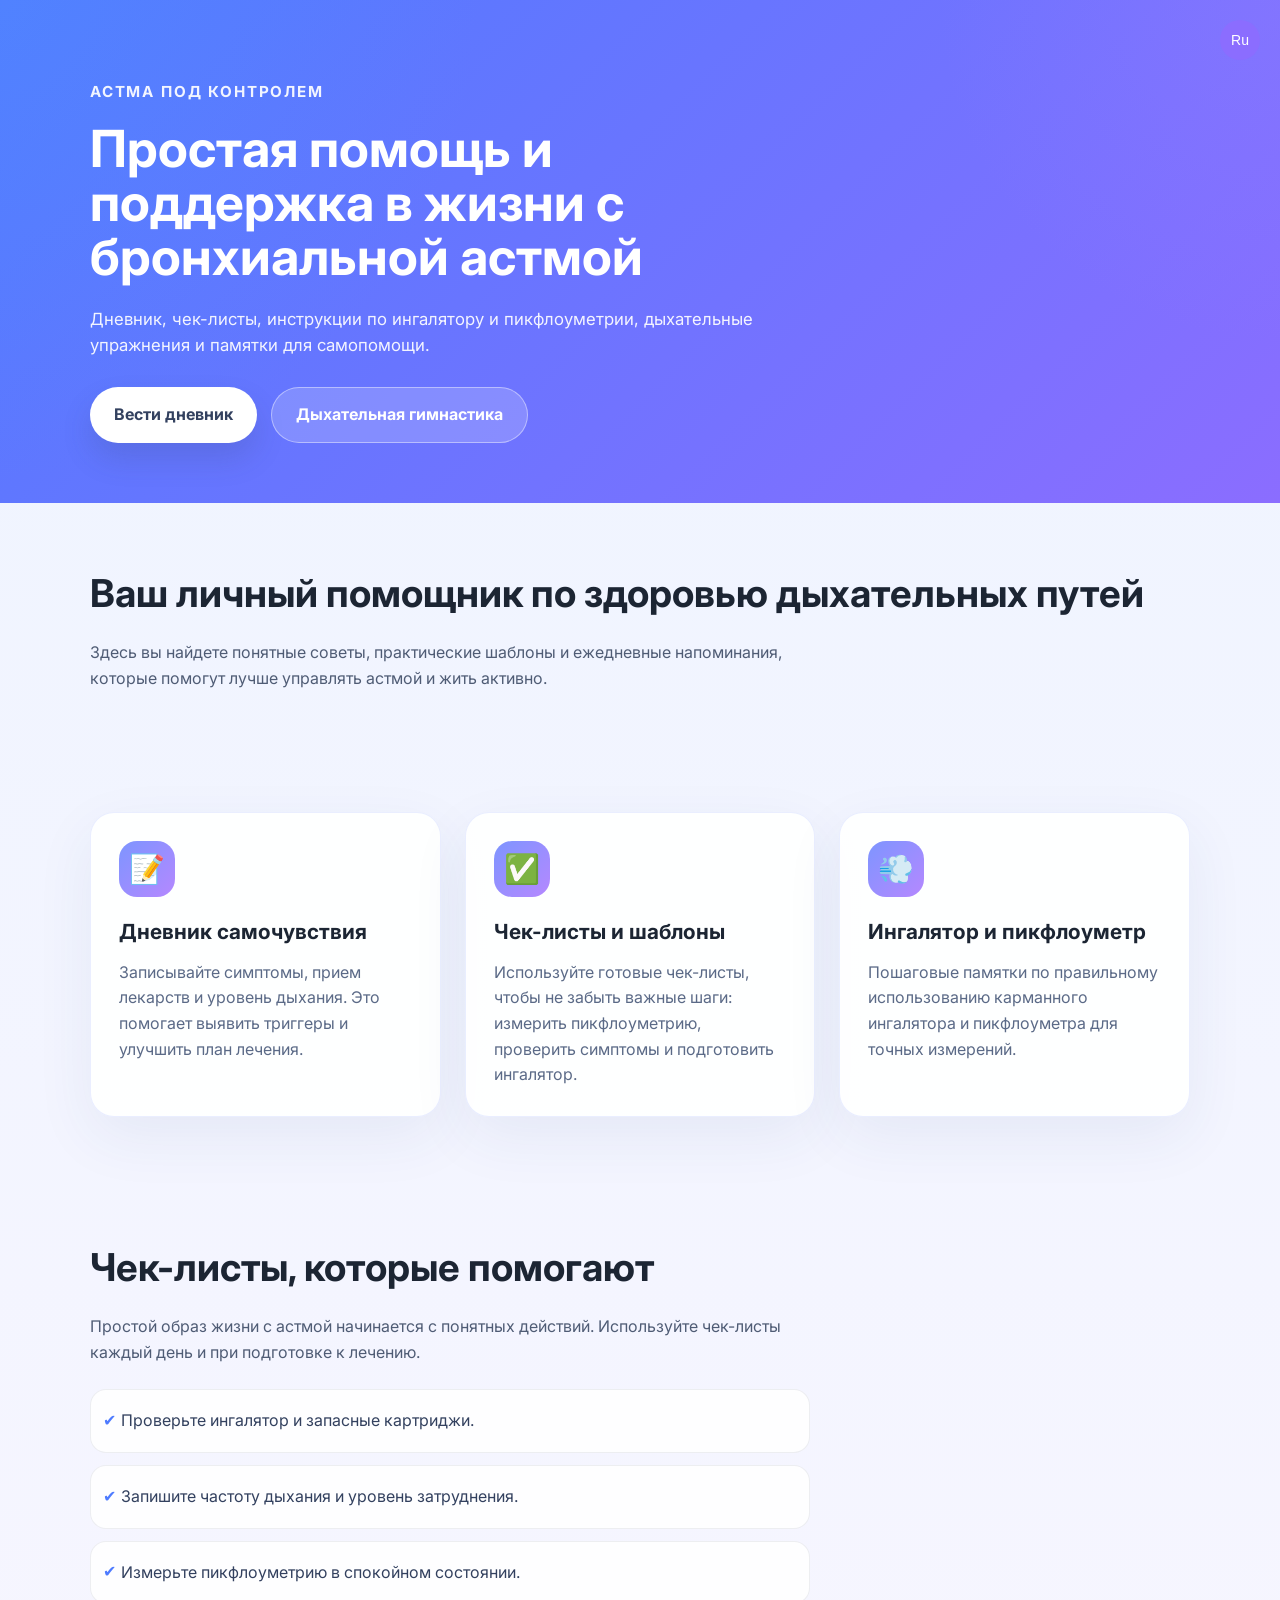
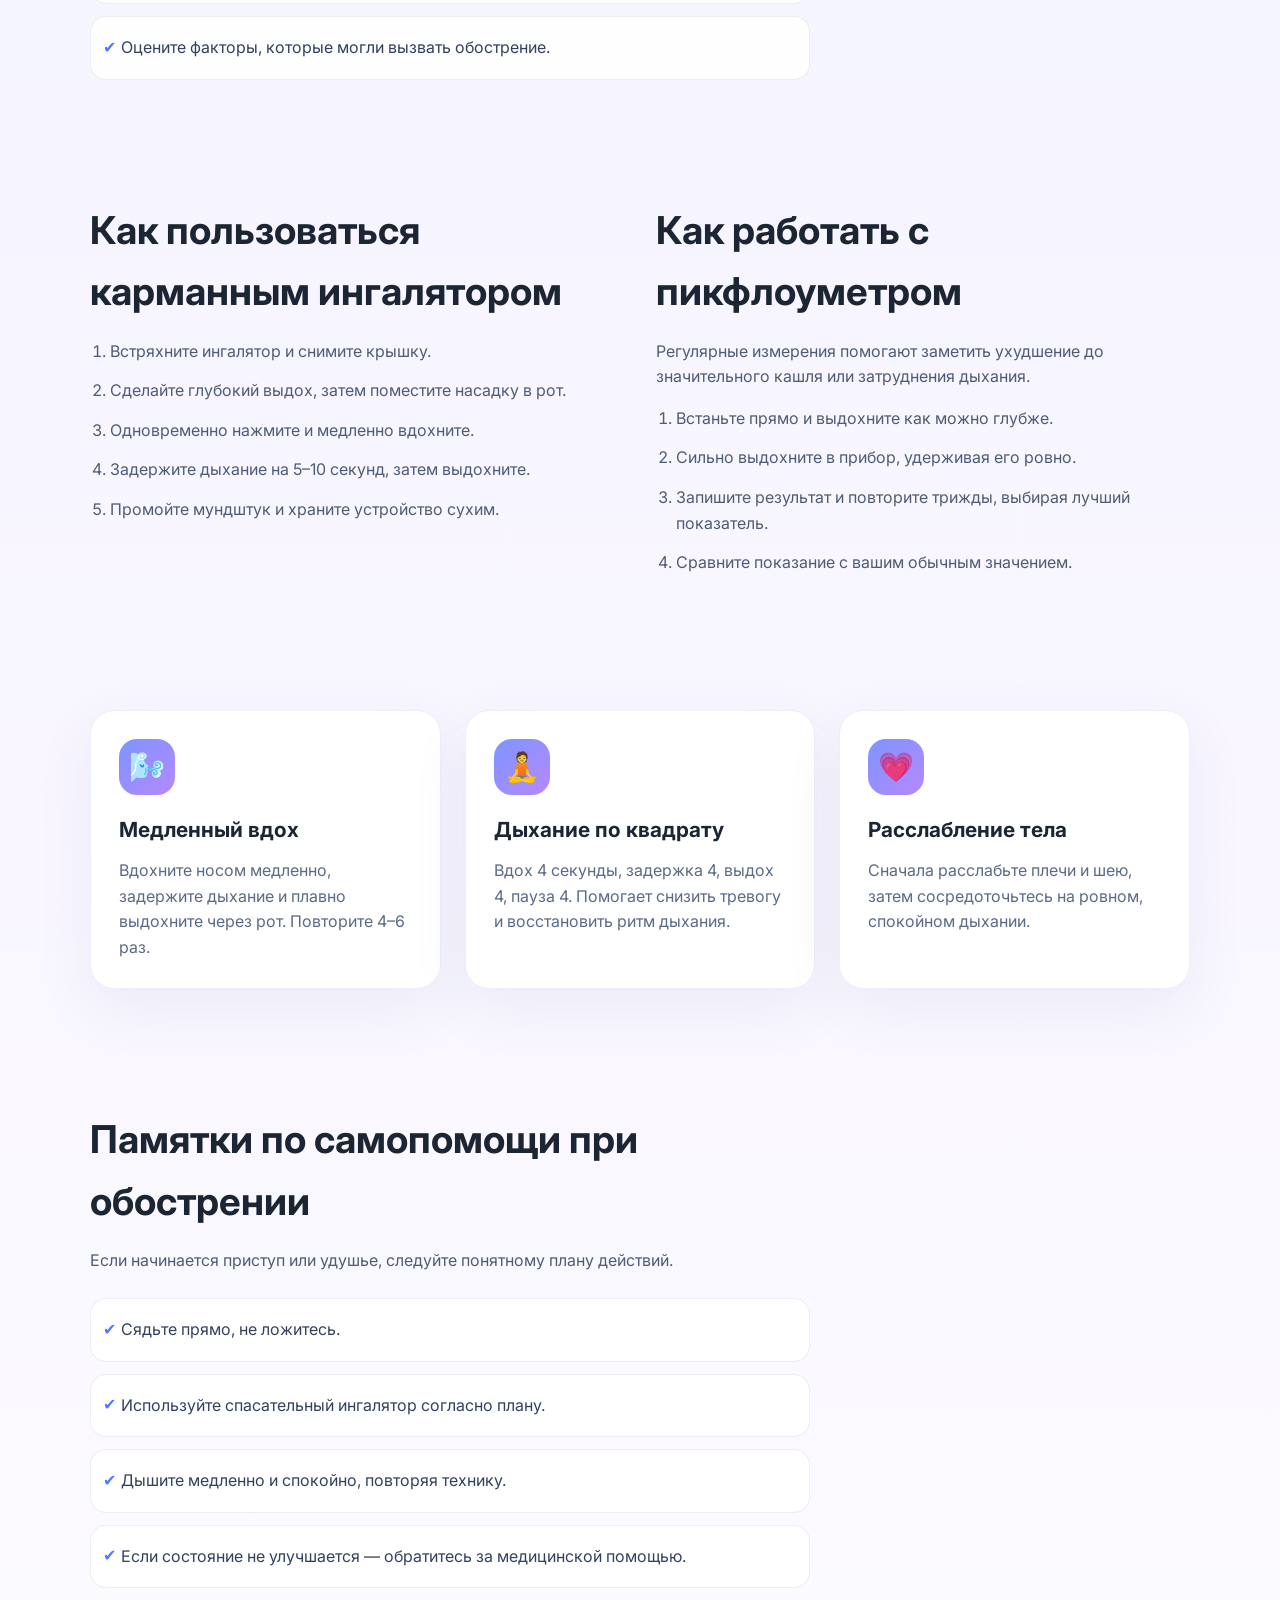
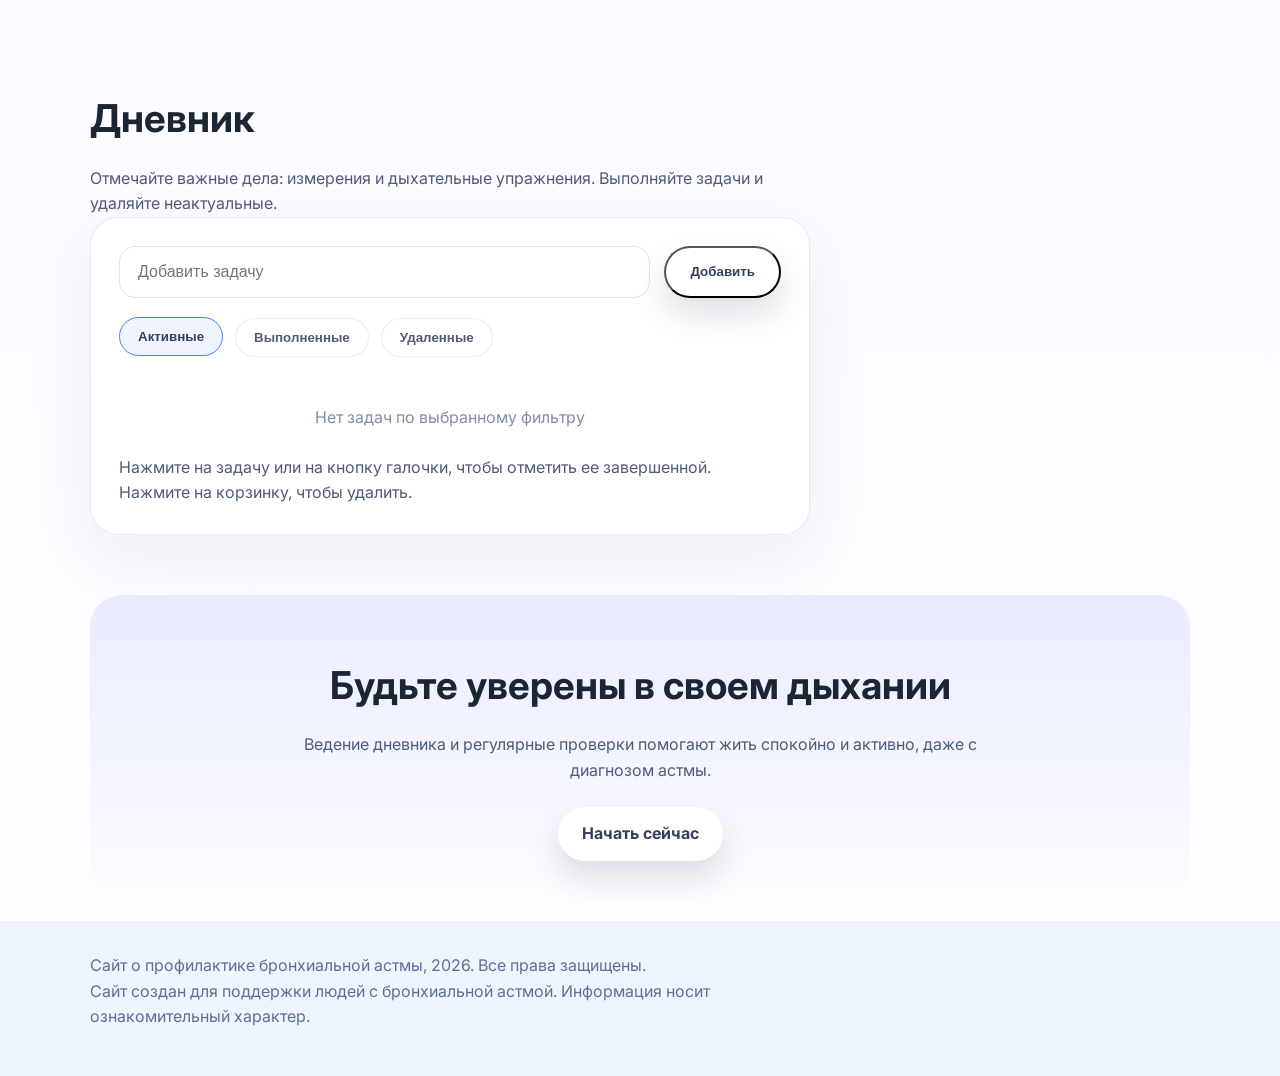
<file: index.html>
<!DOCTYPE html>
<html lang="ru">

<head>
    <meta charset="UTF-8">
    <meta name="viewport" content="width=device-width, initial-scale=1.0">
    <meta name="description" content="Сайт для профилактики пациентов с астмой.">
    <link rel="preconnect" href="https://fonts.googleapis.com">
    <link rel="preconnect" href="https://fonts.gstatic.com" crossorigin>
    <link href="https://fonts.googleapis.com/css2?family=Inter:wght@400;500;600;700&display=swap" rel="stylesheet">
    <link rel="stylesheet" href="main.css">
</head>

<body>
    <div class="site-versions-container">
        <button class="site-versions">Ru</button>
        <a href="index-engl.html"><button class="site-versions-en">En</button></a>
    </div>
    <header class="site-header">
        <div class="container header-inner">
            <div>
                <p class="eyebrow">Астма под контролем</p>
                <h1>Простая помощь и поддержка в жизни с бронхиальной астмой</h1>
                <p class="lead">Дневник, чек-листы, инструкции по ингалятору и пикфлоуметрии, дыхательные упражнения и
                    памятки для самопомощи.</p>
                <div class="hero-buttons">
                    <a href="#diary" class="button button-primary">Вести дневник</a>
                    <a href="#breathing" class="button button-secondary">Дыхательная гимнастика</a>
                </div>
            </div>
        </div>
    </header>

    <main>
        <section class="intro container">
            <h2>Ваш личный помощник по здоровью дыхательных путей</h2>
            <p>Здесь вы найдете понятные советы, практические шаблоны и ежедневные напоминания, которые помогут лучше
                управлять астмой и жить активно.</p>
        </section>

        <section class="section container cards-grid">
            <article class="card">
                <span class="card-icon">📝</span>
                <h3>Дневник самочувствия</h3>
                <p>Записывайте симптомы, прием лекарств и уровень дыхания. Это помогает выявить триггеры и улучшить план
                    лечения.</p>
            </article>
            <article class="card">
                <span class="card-icon">✅</span>
                <h3>Чек-листы и шаблоны</h3>
                <p>Используйте готовые чек-листы, чтобы не забыть важные шаги: измерить пикфлоуметрию, проверить
                    симптомы и подготовить ингалятор.</p>
            </article>
            <article class="card">
                <span class="card-icon">💨</span>
                <h3>Ингалятор и пикфлоуметр</h3>
                <p>Пошаговые памятки по правильному использованию карманного ингалятора и пикфлоуметра для точных
                    измерений.</p>
            </article>
        </section>

        <section id="checklists" class="section container">
            <div class="section-content">
                <h2>Чек-листы, которые помогают</h2>
                <p>Простой образ жизни с астмой начинается с понятных действий. Используйте чек-листы каждый день и при
                    подготовке к лечению.</p>
                <ul class="checklist">
                    <li>Проверьте ингалятор и запасные картриджи.</li>
                    <li>Запишите частоту дыхания и уровень затруднения.</li>
                    <li>Измерьте пикфлоуметрию в спокойном состоянии.</li>
                    <li>Оцените факторы, которые могли вызвать обострение.</li>
                </ul>
            </div>
        </section>

        <section id="inhaler" class="section container split">
            <div>
                <h2>Как пользоваться карманным ингалятором</h2>
                <ol>
                    <li>Встряхните ингалятор и снимите крышку.</li>
                    <li>Сделайте глубокий выдох, затем поместите насадку в рот.</li>
                    <li>Одновременно нажмите и медленно вдохните.</li>
                    <li>Задержите дыхание на 5–10 секунд, затем выдохните.</li>
                    <li>Промойте мундштук и храните устройство сухим.</li>
                </ol>
            </div>
            <div>
                <h2>Как работать с пикфлоуметром</h2>
                <p>Регулярные измерения помогают заметить ухудшение до значительного кашля или затруднения дыхания.</p>
                <ol>
                    <li>Встаньте прямо и выдохните как можно глубже.</li>
                    <li>Сильно выдохните в прибор, удерживая его ровно.</li>
                    <li>Запишите результат и повторите трижды, выбирая лучший показатель.</li>
                    <li>Сравните показание с вашим обычным значением.</li>
                </ol>
            </div>
        </section>

        <section id="breathing" class="section container cards-grid">
            <article class="card">
                <span class="card-icon">🌬️</span>
                <h3>Медленный вдох</h3>
                <p>Вдохните носом медленно, задержите дыхание и плавно выдохните через рот. Повторите 4–6 раз.</p>
            </article>
            <article class="card">
                <span class="card-icon">🧘</span>
                <h3>Дыхание по квадрату</h3>
                <p>Вдох 4 секунды, задержка 4, выдох 4, пауза 4. Помогает снизить тревогу и восстановить ритм дыхания.
                </p>
            </article>
            <article class="card">
                <span class="card-icon">💗</span>
                <h3>Расслабление тела</h3>
                <p>Сначала расслабьте плечи и шею, затем сосредоточьтесь на ровном, спокойном дыхании.</p>
            </article>
        </section>

        <section id="self-help" class="section container">
            <div class="section-content">
                <h2>Памятки по самопомощи при обострении</h2>
                <p>Если начинается приступ или удушье, следуйте понятному плану действий.</p>
                <ul class="help-list">
                    <li>Сядьте прямо, не ложитесь.</li>
                    <li>Используйте спасательный ингалятор согласно плану.</li>
                    <li>Дышите медленно и спокойно, повторяя технику.</li>
                    <li>Если состояние не улучшается — обратитесь за медицинской помощью.</li>
                </ul>
            </div>
        </section>

        <section id="diary" class="section container todo-section" >
            <div class="section-content">
                <h2>Дневник</h2>
                <p>Отмечайте важные дела: измерения и дыхательные упражнения. Выполняйте задачи и
                    удаляйте неактуальные.</p>
                <div class="todo-card">
                    <div class="todo-header">
                        <input class="todo-input" type="text" placeholder="Добавить задачу"
                            aria-label="Добавить задачу">
                        <button class="button button-primary todo-add-button" type="button">Добавить</button>
                    </div>
                    <div class="todo-filters">
                        <button class="todo-filter active" data-filter="active">Активные</button>
                        <button class="todo-filter" data-filter="completed">Выполненные</button>
                        <button class="todo-filter" data-filter="deleted">Удаленные</button>
                    </div>
                    <ul class="todo-list" aria-live="polite"></ul>
                    <p class="todo-hint">Нажмите на задачу или на кнопку галочки, чтобы отметить ее завершенной. Нажмите
                        на корзинку, чтобы удалить.</p>
                </div>
            </div>
        </section>

        <section class="footer-cta container">
            <h2>Будьте уверены в своем дыхании</h2>
            <p>Ведение дневника и регулярные проверки помогают жить спокойно и активно, даже с диагнозом астмы.</p>
            <a href="#diary" class="button button-primary">Начать сейчас</a>
        </section>
    </main>

    <footer class="site-footer">
        <div class="container">
            <p>Сайт о профилактике бронхиальной астмы, 2026. Все права защищены.</p>
            <p>Сайт создан для поддержки людей с бронхиальной астмой. Информация носит ознакомительный характер.</p>
        </div>
    </footer>

    <script>
        const taskInput = document.querySelector('.todo-input');
        const addButton = document.querySelector('.todo-add-button');
        const todoList = document.querySelector('.todo-list');
        const filterButtons = document.querySelectorAll('.todo-filter');

        const STORAGE_KEY = 'asthmaTodoTasks';
        const DEFAULT_TASKS = [
        ];

        let tasks = loadTasks();
        let currentFilter = 'active';

        function saveTasks() {
            localStorage.setItem(STORAGE_KEY, JSON.stringify(tasks));
        }

        function loadTasks() {
            try {
                const raw = localStorage.getItem(STORAGE_KEY);
                const stored = raw ? JSON.parse(raw) : null;
                if (Array.isArray(stored) && stored.length) {
                    return stored;
                }
            } catch (error) {
                console.warn('Не удалось загрузить задачи из localStorage', error);
            }
            return [...DEFAULT_TASKS];
        }

        function renderTasks() {
            todoList.innerHTML = '';
            const filtered = tasks.filter(task => task.state === currentFilter);
            if (!filtered.length) {
                todoList.innerHTML = '<li class="todo-empty">Нет задач по выбранному фильтру</li>';
                return;
            }
            filtered.forEach(task => {
                const item = document.createElement('li');
                item.className = 'todo-item';
                item.dataset.id = task.id;
                item.dataset.state = task.state;

                const label = document.createElement('span');
                label.className = 'todo-task' + (task.state === 'completed' ? ' completed' : '');
                label.textContent = task.text;
                label.tabIndex = 0;
                label.addEventListener('click', () => toggleComplete(task.id));
                label.addEventListener('keypress', e => {
                    if (e.key === 'Enter') toggleComplete(task.id);
                });

                const actionGroup = document.createElement('div');
                actionGroup.className = 'todo-actions';

                const completeButton = document.createElement('button');
                completeButton.type = 'button';
                completeButton.className = 'todo-action todo-action-complete';
                completeButton.innerHTML = task.state === 'completed' ? '✔' : '✓';
                completeButton.title = task.state === 'completed' ? 'Снять отметку' : 'Завершить задачу';
                completeButton.addEventListener('click', () => toggleComplete(task.id));

                const deleteButton = document.createElement('button');
                deleteButton.type = 'button';
                deleteButton.className = 'todo-action todo-action-delete';
                deleteButton.innerHTML = '🗑️';
                deleteButton.title = 'Удалить задачу';
                deleteButton.addEventListener('click', () => deleteTask(task.id));

                actionGroup.append(completeButton, deleteButton);
                item.append(label, actionGroup);
                todoList.append(item);
            });
        }

        function toggleComplete(id) {
            const task = tasks.find(item => item.id === id);
            if (!task || task.state === 'deleted') return;
            task.state = task.state === 'completed' ? 'active' : 'completed';
            saveTasks();
            renderTasks();
        }

        function deleteTask(id) {
            const task = tasks.find(item => item.id === id);
            if (!task) return;
            task.state = 'deleted';
            saveTasks();
            renderTasks();
        }

        function addTask() {
            const text = taskInput.value.trim();
            if (!text) return;
            tasks.push({ id: Date.now(), text, state: 'active' });
            saveTasks();
            taskInput.value = '';
            currentFilter = 'active';
            updateFilterButtons();
            renderTasks();
            taskInput.focus();
        }

        function updateFilterButtons() {
            filterButtons.forEach(button => {
                button.classList.toggle('active', button.dataset.filter === currentFilter);
            });
        }

        addButton.addEventListener('click', addTask);
        taskInput.addEventListener('keydown', e => {
            if (e.key === 'Enter') addTask();
        });

        filterButtons.forEach(button => {
            button.addEventListener('click', () => {
                currentFilter = button.dataset.filter;
                updateFilterButtons();
                renderTasks();
            });
        });

        renderTasks();
    </script>
</body>

</html>
</file>
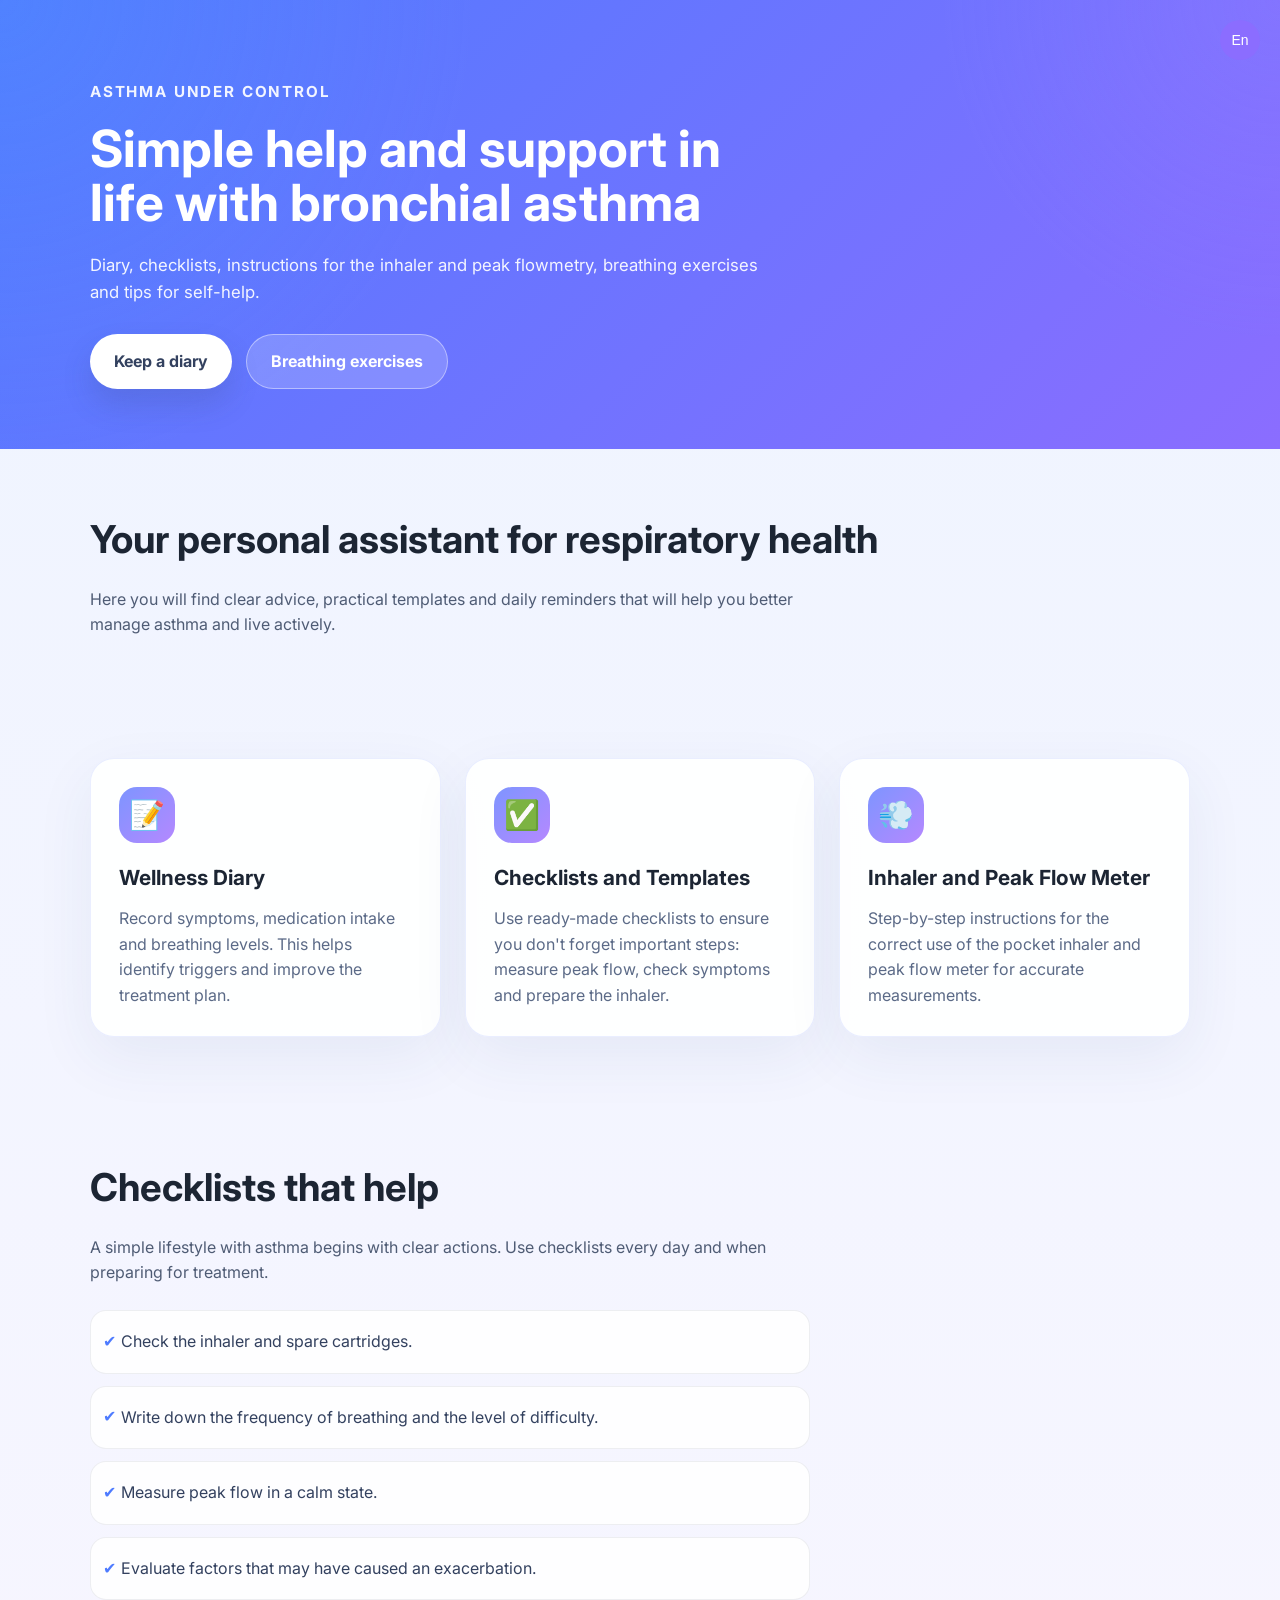
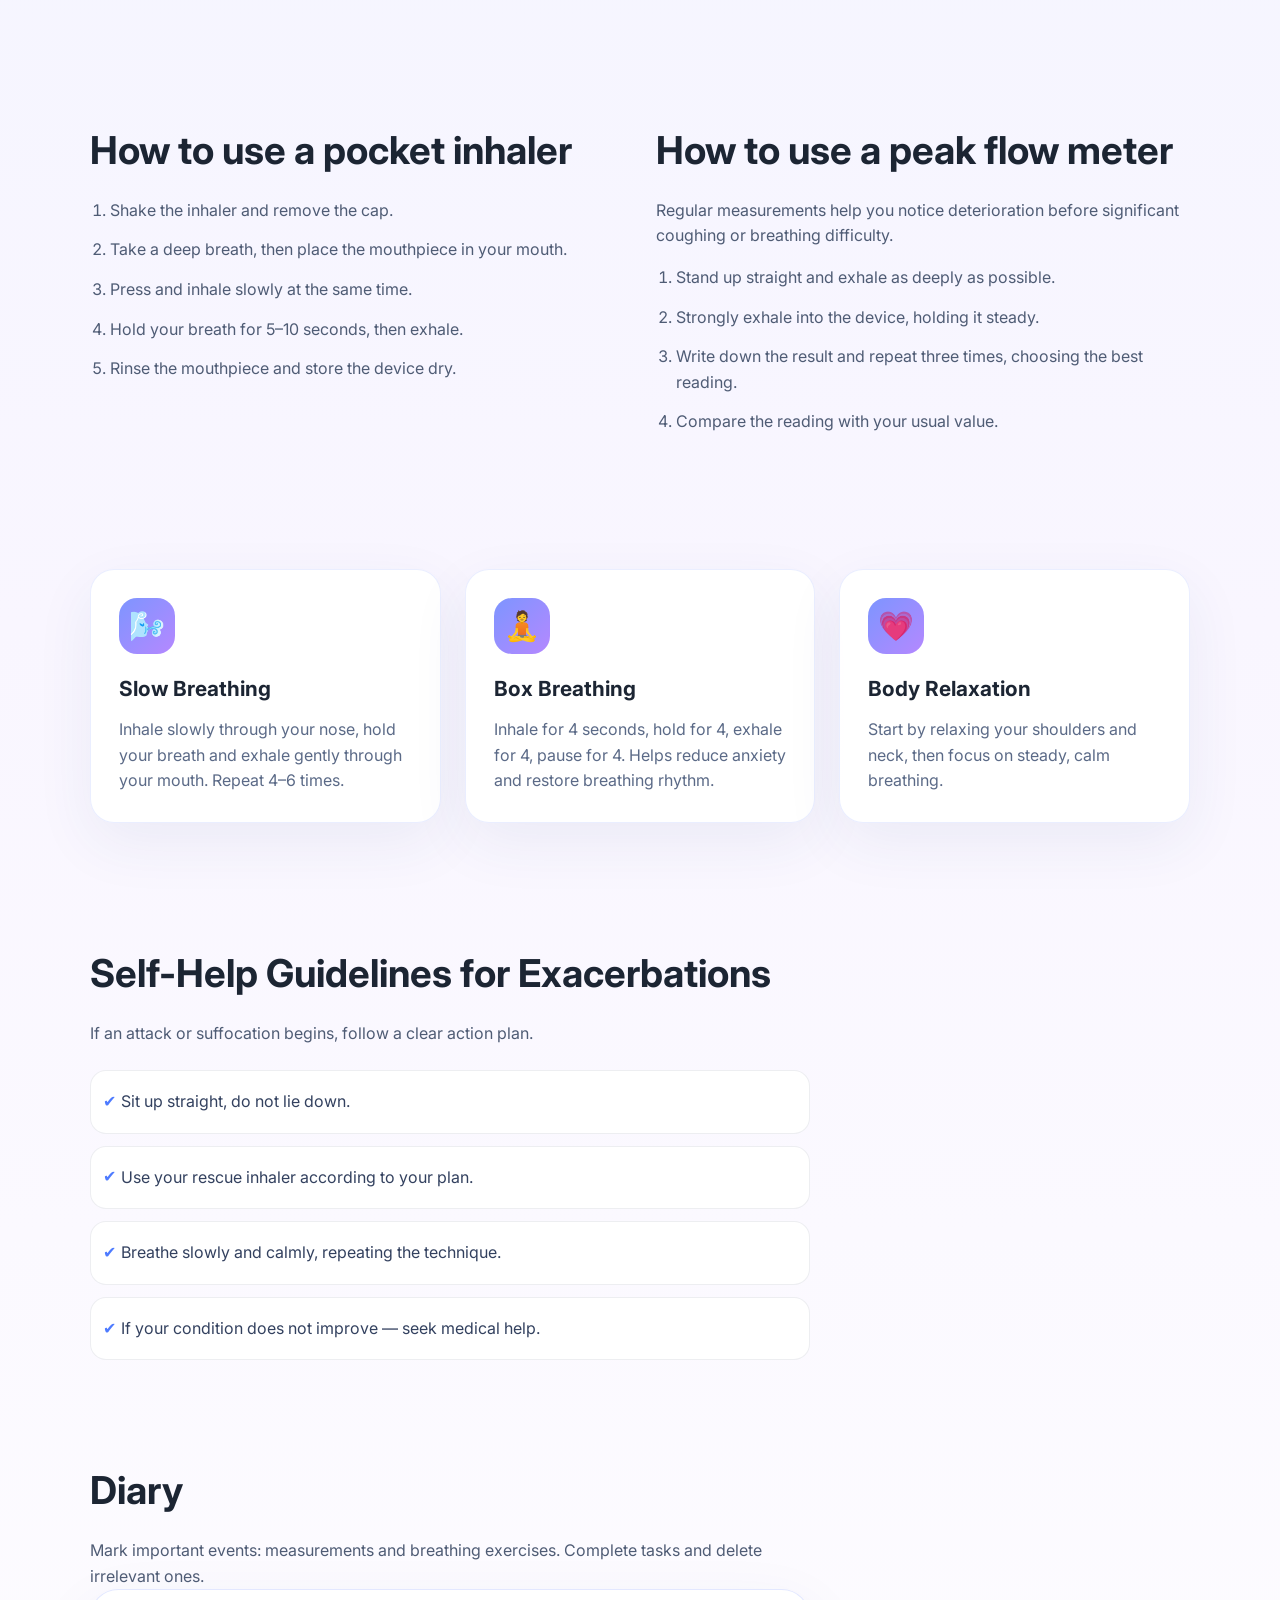
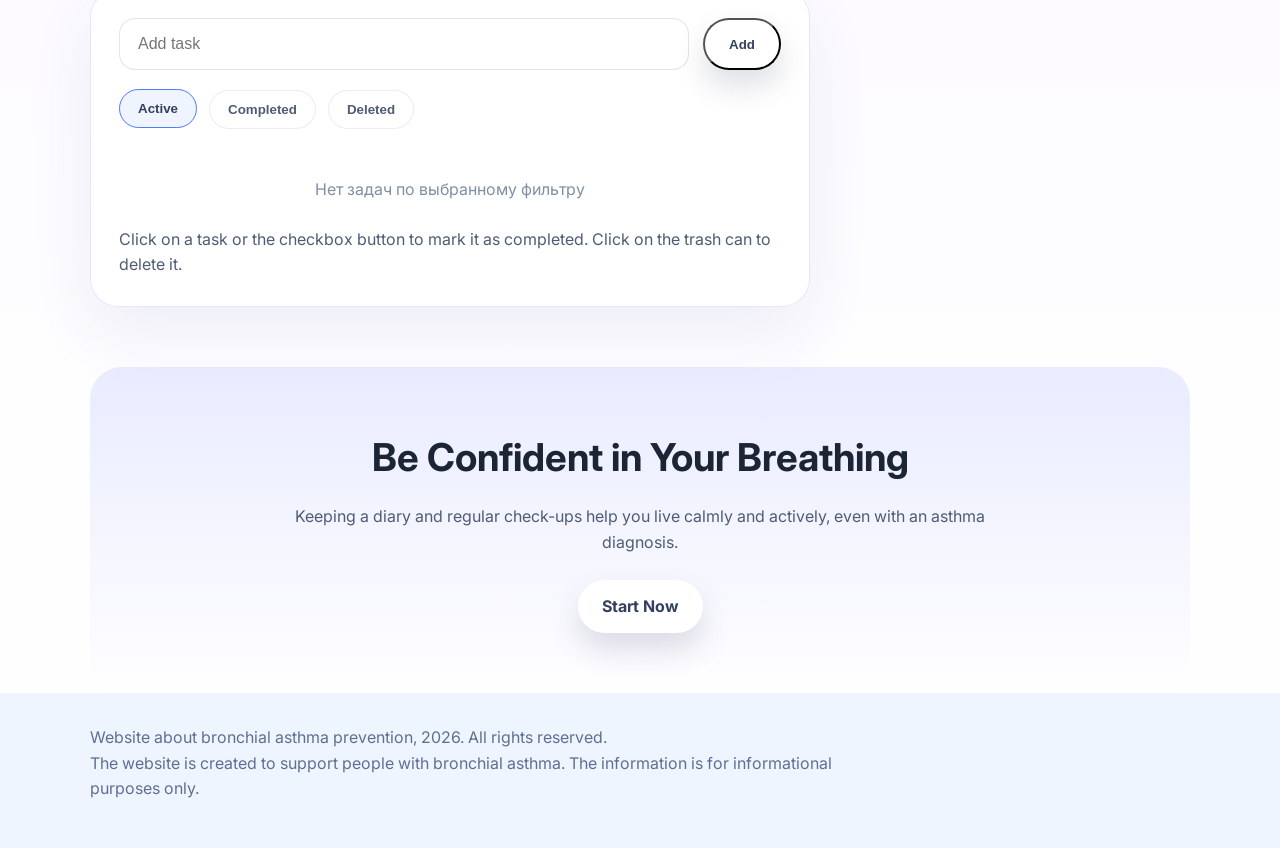
<file: index-engl.html>
<!DOCTYPE html>
<html lang="en">

<head>
    <meta charset="UTF-8">
    <meta name="viewport" content="width=device-width, initial-scale=1.0">
    <meta name="description" content="Site for asthma prevention of patients.">
    <link rel="preconnect" href="https://fonts.googleapis.com">
    <link rel="preconnect" href="https://fonts.gstatic.com" crossorigin>
    <link href="https://fonts.googleapis.com/css2?family=Inter:wght@400;500;600;700&display=swap" rel="stylesheet">
    <link rel="stylesheet" href="main.css">
</head>

<body>
    <div class="site-versions-container">
        <button class="site-versions">En</button>
        <a href="index.html"><button class="site-versions-en">Ru</button></a>
    </div>
    <header class="site-header">
        <div class="container header-inner">
            <div>
                <p class="eyebrow">Asthma under control</p>
                <h1>Simple help and support in life with bronchial asthma</h1>
                <p class="lead">Diary, checklists, instructions for the inhaler and peak flowmetry, breathing exercises and
                    tips for self-help.</p>
                <div class="hero-buttons">
                    <a href="#diary" class="button button-primary">Keep a diary</a>
                    <a href="#breathing" class="button button-secondary">Breathing exercises</a>
                </div>
            </div>
        </div>
    </header>

    <main>
        <section class="intro container">
            <h2>Your personal assistant for respiratory health</h2>
            <p>Here you will find clear advice, practical templates and daily reminders that will help you better manage asthma and live actively.</p>
        </section>

        <section class="section container cards-grid">
            <article class="card">
                <span class="card-icon">📝</span>
                <h3>Wellness Diary</h3>
                <p>Record symptoms, medication intake and breathing levels. This helps identify triggers and improve the treatment plan.</p>
            </article>
            <article class="card">
                <span class="card-icon">✅</span>
                <h3>Checklists and Templates</h3>
                <p>Use ready-made checklists to ensure you don't forget important steps: measure peak flow, check symptoms and prepare the inhaler.</p>
            </article>
            <article class="card">
                <span class="card-icon">💨</span>
                <h3>Inhaler and Peak Flow Meter</h3>
                <p>Step-by-step instructions for the correct use of the pocket inhaler and peak flow meter for accurate
                    measurements.</p>
            </article>
        </section>

        <section id="checklists" class="section container">
            <div class="section-content">
                <h2>Checklists that help</h2>
                <p>A simple lifestyle with asthma begins with clear actions. Use checklists every day and when
                    preparing for treatment.</p>
                <ul class="checklist">
                    <li>Check the inhaler and spare cartridges.</li>
                    <li>Write down the frequency of breathing and the level of difficulty.</li>
                    <li>Measure peak flow in a calm state.</li>
                    <li>Evaluate factors that may have caused an exacerbation.</li>
                </ul>
            </div>
        </section>

        <section id="inhaler" class="section container split">
            <div>
                <h2>How to use a pocket inhaler</h2>
                <ol>
                    <li>Shake the inhaler and remove the cap.</li>
                    <li>Take a deep breath, then place the mouthpiece in your mouth.</li>
                    <li>Press and inhale slowly at the same time.</li>
                    <li>Hold your breath for 5–10 seconds, then exhale.</li>
                    <li>Rinse the mouthpiece and store the device dry.</li>
                </ol>
            </div>
            <div>
                <h2>How to use a peak flow meter</h2>
                <p>Regular measurements help you notice deterioration before significant coughing or breathing difficulty.</p>
                <ol>
                    <li>Stand up straight and exhale as deeply as possible.</li>
                    <li>Strongly exhale into the device, holding it steady.</li>
                    <li>Write down the result and repeat three times, choosing the best reading.</li>
                    <li>Compare the reading with your usual value.</li>
                </ol>
            </div>
        </section>

        <section id="breathing" class="section container cards-grid">
            <article class="card">
                <span class="card-icon">🌬️</span>
                <h3>Slow Breathing</h3>
                <p>Inhale slowly through your nose, hold your breath and exhale gently through your mouth. Repeat 4–6 times.</p>
            </article>
            <article class="card">
                <span class="card-icon">🧘</span>
                <h3>Box Breathing</h3>
                <p>Inhale for 4 seconds, hold for 4, exhale for 4, pause for 4. Helps reduce anxiety and restore breathing rhythm.
                </p>
            </article>
            <article class="card">
                <span class="card-icon">💗</span>
                <h3>Body Relaxation</h3>
                <p>Start by relaxing your shoulders and neck, then focus on steady, calm breathing.</p>
            </article>
        </section>

        <section id="self-help" class="section container">
            <div class="section-content">
                <h2>Self-Help Guidelines for Exacerbations</h2>
                <p>If an attack or suffocation begins, follow a clear action plan.</p>
                <ul class="help-list">
                    <li>Sit up straight, do not lie down.</li>
                    <li>Use your rescue inhaler according to your plan.</li>
                    <li>Breathe slowly and calmly, repeating the technique.</li>
                    <li>If your condition does not improve — seek medical help.</li>
                </ul>
            </div>
        </section>

        <section id="diary" class="section container todo-section" >
            <div class="section-content">
                <h2>Diary</h2>
                <p>Mark important events: measurements and breathing exercises. Complete tasks and
                    delete irrelevant ones.</p>
                <div class="todo-card">
                    <div class="todo-header">
                        <input class="todo-input" type="text" placeholder="Add task"
                            aria-label="Add task">
                        <button class="button button-primary todo-add-button" type="button">Add</button>
                    </div>
                    <div class="todo-filters">
                        <button class="todo-filter active" data-filter="active">Active</button>
                        <button class="todo-filter" data-filter="completed">Completed</button>
                        <button class="todo-filter" data-filter="deleted">Deleted</button>
                    </div>
                    <ul class="todo-list" aria-live="polite"></ul>
                    <p class="todo-hint">Click on a task or the checkbox button to mark it as completed. Click
                        on the trash can to delete it.</p>
                </div>
            </div>
        </section>

        <section class="footer-cta container">
            <h2>Be Confident in Your Breathing</h2>
            <p>Keeping a diary and regular check-ups help you live calmly and actively, even with an asthma diagnosis.</p>
            <a href="#diary" class="button button-primary">Start Now</a>
        </section>
    </main>

    <footer class="site-footer">
        <div class="container">
            <p>Website about bronchial asthma prevention, 2026. All rights reserved.</p>
            <p>The website is created to support people with bronchial asthma. The information is for informational purposes only.</p>
        </div>
    </footer>

    <script>
        const taskInput = document.querySelector('.todo-input');
        const addButton = document.querySelector('.todo-add-button');
        const todoList = document.querySelector('.todo-list');
        const filterButtons = document.querySelectorAll('.todo-filter');

        const STORAGE_KEY = 'asthmaTodoTasks';
        const DEFAULT_TASKS = [
        ];

        let tasks = loadTasks();
        let currentFilter = 'active';

        function saveTasks() {
            localStorage.setItem(STORAGE_KEY, JSON.stringify(tasks));
        }

        function loadTasks() {
            try {
                const raw = localStorage.getItem(STORAGE_KEY);
                const stored = raw ? JSON.parse(raw) : null;
                if (Array.isArray(stored) && stored.length) {
                    return stored;
                }
            } catch (error) {
                console.warn('Не удалось загрузить задачи из localStorage', error);
            }
            return [...DEFAULT_TASKS];
        }

        function renderTasks() {
            todoList.innerHTML = '';
            const filtered = tasks.filter(task => task.state === currentFilter);
            if (!filtered.length) {
                todoList.innerHTML = '<li class="todo-empty">Нет задач по выбранному фильтру</li>';
                return;
            }
            filtered.forEach(task => {
                const item = document.createElement('li');
                item.className = 'todo-item';
                item.dataset.id = task.id;
                item.dataset.state = task.state;

                const label = document.createElement('span');
                label.className = 'todo-task' + (task.state === 'completed' ? ' completed' : '');
                label.textContent = task.text;
                label.tabIndex = 0;
                label.addEventListener('click', () => toggleComplete(task.id));
                label.addEventListener('keypress', e => {
                    if (e.key === 'Enter') toggleComplete(task.id);
                });

                const actionGroup = document.createElement('div');
                actionGroup.className = 'todo-actions';

                const completeButton = document.createElement('button');
                completeButton.type = 'button';
                completeButton.className = 'todo-action todo-action-complete';
                completeButton.innerHTML = task.state === 'completed' ? '✔' : '✓';
                completeButton.title = task.state === 'completed' ? 'Снять отметку' : 'Завершить задачу';
                completeButton.addEventListener('click', () => toggleComplete(task.id));

                const deleteButton = document.createElement('button');
                deleteButton.type = 'button';
                deleteButton.className = 'todo-action todo-action-delete';
                deleteButton.innerHTML = '🗑️';
                deleteButton.title = 'Удалить задачу';
                deleteButton.addEventListener('click', () => deleteTask(task.id));

                actionGroup.append(completeButton, deleteButton);
                item.append(label, actionGroup);
                todoList.append(item);
            });
        }

        function toggleComplete(id) {
            const task = tasks.find(item => item.id === id);
            if (!task || task.state === 'deleted') return;
            task.state = task.state === 'completed' ? 'active' : 'completed';
            saveTasks();
            renderTasks();
        }

        function deleteTask(id) {
            const task = tasks.find(item => item.id === id);
            if (!task) return;
            task.state = 'deleted';
            saveTasks();
            renderTasks();
        }

        function addTask() {
            const text = taskInput.value.trim();
            if (!text) return;
            tasks.push({ id: Date.now(), text, state: 'active' });
            saveTasks();
            taskInput.value = '';
            currentFilter = 'active';
            updateFilterButtons();
            renderTasks();
            taskInput.focus();
        }

        function updateFilterButtons() {
            filterButtons.forEach(button => {
                button.classList.toggle('active', button.dataset.filter === currentFilter);
            });
        }

        addButton.addEventListener('click', addTask);
        taskInput.addEventListener('keydown', e => {
            if (e.key === 'Enter') addTask();
        });

        filterButtons.forEach(button => {
            button.addEventListener('click', () => {
                currentFilter = button.dataset.filter;
                updateFilterButtons();
                renderTasks();
            });
        });

        renderTasks();
    </script>
</body>

</html>
</file>
<file: main.css>
:root {
    color-scheme: light;
    font-family: 'Inter', system-ui, -apple-system, BlinkMacSystemFont, 'Segoe UI', sans-serif;
    color: #1c2533;
    background: #f5f8ff;
    line-height: 1.6;
}

* {
    box-sizing: border-box;
}

html {
    scroll-behavior: smooth;
}

body {
    margin: 0;
    min-height: 100vh;
    background: linear-gradient(180deg, #eef4ff 0%, #f9f6ff 55%, #ffffff 100%);
}

img,
svg {
    max-width: 100%;
}

.container {
    width: min(1100px, calc(100% - 40px));
    margin: 0 auto;
}

.site-header {
    padding: 80px 0 60px;
    background: radial-gradient(circle at top left, rgba(86, 151, 255, 0.25), transparent 35%),
        radial-gradient(circle at top right, rgba(161, 129, 255, 0.22), transparent 25%),
        linear-gradient(135deg, #4e7bff, #8b6dff);
    color: #fff;
}

.header-inner {
    display: flex;
    align-items: center;
    justify-content: space-between;
}

.eyebrow {
    margin: 0 0 18px;
    font-size: 0.95rem;
    font-weight: 700;
    letter-spacing: 0.12em;
    text-transform: uppercase;
    color: rgba(255, 255, 255, 0.92);
}

.site-header h1 {
    margin: 0 0 22px;
    font-size: clamp(2.4rem, 4vw, 3.8rem);
    line-height: 1.05;
    max-width: 680px;
}

.lead {
    margin: 0 0 28px;
    max-width: 680px;
    font-size: 1.05rem;
    color: rgba(255, 255, 255, 0.92);
}

.hero-buttons {
    display: flex;
    flex-wrap: wrap;
    gap: 14px;
}

.button {
    display: inline-flex;
    align-items: center;
    justify-content: center;
    padding: 14px 24px;
    border-radius: 999px;
    text-decoration: none;
    font-weight: 700;
    transition: transform 0.2s ease, box-shadow 0.2s ease, background-color 0.2s ease;
}

.button:hover,
.button:focus-visible {
    transform: translateY(-1px);
}

.button-primary {
    background: #ffffff;
    color: #33415f;
    box-shadow: 0 16px 30px rgba(51, 65, 95, 0.16);
}

.button-secondary {
    background: rgba(255, 255, 255, 0.18);
    color: #ffffff;
    border: 1px solid rgba(255, 255, 255, 0.42);
}

.intro,
.section,
.footer-cta,
.site-footer {
    padding: 60px 0;
}

.intro h2,
.section h2,
.footer-cta h2 {
    margin: 0 0 16px;
    font-size: clamp(2rem, 3vw, 2.8rem);
}

.intro p,
.section p,
.section-content p,
.footer-cta p,
.site-footer p {
    margin: 0;
    max-width: 760px;
    color: #4f5c75;
}

.cards-grid {
    display: grid;
    grid-template-columns: repeat(3, minmax(0, 1fr));
    gap: 24px;
}

.card {
    background: rgba(255, 255, 255, 0.92);
    border: 1px solid rgba(84, 112, 255, 0.12);
    border-radius: 24px;
    padding: 28px;
    box-shadow: 0 20px 60px rgba(46, 71, 127, 0.07);
}

.card-icon {
    display: inline-flex;
    width: 56px;
    height: 56px;
    align-items: center;
    justify-content: center;
    border-radius: 18px;
    font-size: 1.8rem;
    margin-bottom: 18px;
    background: linear-gradient(135deg, #7d95ff, #b588ff);
    color: #fff;
}

.card h3 {
    margin: 0 0 12px;
    font-size: 1.3rem;
}

.card p {
    margin: 0;
    color: #5b6a87;
}

.section-content {
    max-width: 720px;
}

.checklist,
.help-list {
    margin: 24px 0 0;
    padding: 0;
    list-style: none;
    display: grid;
    gap: 12px;
}

.checklist li,
.help-list li {
    position: relative;
    padding-left: 30px;
    color: #33415f;
    background: rgba(255, 255, 255, 0.9);
    border: 1px solid rgba(79, 92, 117, 0.1);
    border-radius: 16px;
    padding: 18px 20px 18px 30px;
}

.checklist li::before,
.help-list li::before {
    content: '✔';
    position: absolute;
    left: 12px;
    top: 50%;
    transform: translateY(-50%);
    color: #4e7bff;
    font-weight: 700;
}

.split {
    display: grid;
    grid-template-columns: repeat(2, minmax(0, 1fr));
    gap: 32px;
}

.split h2 {
    margin-top: 0;
}

.split ol,
.split ul {
    margin: 16px 0 0;
    padding-left: 20px;
    color: #4f5c75;
}

.split li {
    margin-bottom: 14px;
}

.footer-cta {
    text-align: center;
    background: linear-gradient(180deg, rgba(126, 147, 255, 0.16), rgba(255, 255, 255, 0));
    border-radius: 32px;
}

.footer-cta p {
    margin: 0 auto 24px;
}

.todo-section {
    padding-top: 40px;
}

.todo-card {
    background: rgba(255, 255, 255, 0.95);
    border: 1px solid rgba(84, 112, 255, 0.16);
    border-radius: 28px;
    padding: 28px;
    box-shadow: 0 24px 65px rgba(46, 71, 127, 0.08);
}

.todo-header {
    display: grid;
    grid-template-columns: 1fr auto;
    gap: 14px;
    margin-bottom: 20px;
}

.todo-input {
    width: 100%;
    border: 1px solid rgba(79, 92, 117, 0.16);
    border-radius: 16px;
    padding: 16px 18px;
    font-size: 1rem;
    color: #1c2533;
    outline: none;
}

.todo-input:focus {
    border-color: #4e7bff;
    box-shadow: 0 0 0 4px rgba(78, 123, 255, 0.12);
}

.todo-filters {
    display: flex;
    flex-wrap: wrap;
    gap: 12px;
    margin-bottom: 24px;
}

.todo-filter {
    padding: 11px 18px;
    border-radius: 999px;
    border: 1px solid rgba(79, 92, 117, 0.11);
    background: rgba(255, 255, 255, 0.85);
    color: #4f5c75;
    font-weight: 600;
    cursor: pointer;
    transition: background-color 0.2s ease, transform 0.2s ease;
}

.todo-filter:hover,
.todo-filter.active {
    background: #f0f4ff;
    transform: translateY(-1px);
    border-color: #4e7bff;
    color: #33415f;
}

.todo-list {
    list-style: none;
    margin: 0;
    padding: 0;
    display: grid;
    gap: 14px;
}

.todo-item {
    display: flex;
    align-items: center;
    justify-content: space-between;
    gap: 18px;
    padding: 18px 20px;
    border-radius: 18px;
    background: #f7f9ff;
    border: 1px solid rgba(79, 92, 117, 0.08);
}

.todo-task {
    flex: 1;
    position: relative;
    font-size: 1rem;
    line-height: 1.6;
    color: #263148;
    cursor: pointer;
    transition: color 0.3s ease;
}

.todo-task::after {
    content: '';
    position: absolute;
    left: 0;
    top: 50%;
    width: 0;
    height: 2px;
    background: #4e7bff;
    border-radius: 999px;
    transform: translateY(-50%);
    transition: width 0.32s ease;
}

.todo-task.completed {
    color: #7f8fa4;
}

.todo-task.completed::after {
    width: 100%;
}

.todo-actions {
    display: flex;
    gap: 10px;
}

.todo-action {
    display: inline-flex;
    width: 44px;
    height: 44px;
    align-items: center;
    justify-content: center;
    border-radius: 14px;
    border: 1px solid rgba(79, 92, 117, 0.14);
    background: #ffffff;
    color: #4e7bff;
    cursor: pointer;
    font-size: 1rem;
    transition: transform 0.2s ease, background-color 0.2s ease;
}

.todo-action:hover,
.todo-action:focus-visible {
    transform: translateY(-1px);
    background: #f0f4ff;
}

.todo-action-delete {
    color: #d63d3d;
    border-color: rgba(214, 61, 61, 0.18);
}

.todo-hint {
    margin: 18px 0 0;
    color: #5f6f94;
}

.todo-empty {
    padding: 24px;
    text-align: center;
    color: #7f8fa4;
    background: rgba(255, 255, 255, 0.85);
    border-radius: 18px;
}

.site-footer {
    padding: 32px 0 46px;
    background: rgba(236, 243, 255, 0.8);
}

.site-footer p {
    margin: 0;
    color: #5f6f94;
    text-align: left;
}

@media (max-width: 900px) {

    .cards-grid,
    .split,
    .hero-buttons {
        grid-template-columns: 1fr;
    }

    .site-header {
        padding: 60px 0 40px;
    }

    .header-inner {
        padding: 0;
    }
    .site-versions-container {
    top: 12px;
    right: 12px;
  }
}

@media (max-width: 640px) {
    .container {
        width: min(100%, calc(100% - 26px));
    }

    .site-header h1 {
        font-size: 2.4rem;
    }

    .button {
        width: 100%;
    }
    .site-versions-container {
    flex-direction: row;
    position: fixed;
    top: 8px;
    right: 8px;
    gap: 4px;
  }
}

.site-versions-container {
  position: fixed;
  top: 20px;
  right: 20px;
  z-index: 100;
  display: flex;
  flex-direction: column;
  align-items: center;
  gap: 8px;
}

.site-versions {
  width: 40px;
  height: 40px;
  border-radius: 50%;
  background-color:#8b6dff
;
  color: white;
  border: none;
  cursor: pointer;
  font-family: "Forum", sans-serif;
  font-weight: 400;
  font-size: 14px;
  display: flex;
  align-items: center;
  justify-content: center;
  transition: all 0.6s ease;
  position: relative;
}

.site-versions:hover {
  transform: scale(1.1), 0.5s;
  background-color:#8b6dff
;
}

@keyframes slideUp {
  from {
    opacity: 0;
    transform: translateY(0px);
  }

  to {
    opacity: 1;
    transform: translateY(3px);
  }
}

.site-versions-en {
  text-decoration: none;
  width: 40px;
  height: 40px;
  border-radius: 50%;
  background-color: rgb(189, 104, 246);
  color: white;
  border: none;
  cursor: pointer;
  font-family: "Forum", sans-serif;
  font-weight: 400;
  font-size: 14px;
  display: flex;
  align-items: center;
  justify-content: center;
  transition: all 0.5s ease;
  opacity: 0;
  transform: translateY(10px);
  pointer-events: none;
}

.site-versions-en:hover {
  transform: translateY(10px) scale(1.1);
  text-decoration: none;
}

.site-versions-container:hover .site-versions-en {
  animation: slideUp 0.6s ease forwards;
  text-decoration: none;
  pointer-events: auto;
}
</file>
